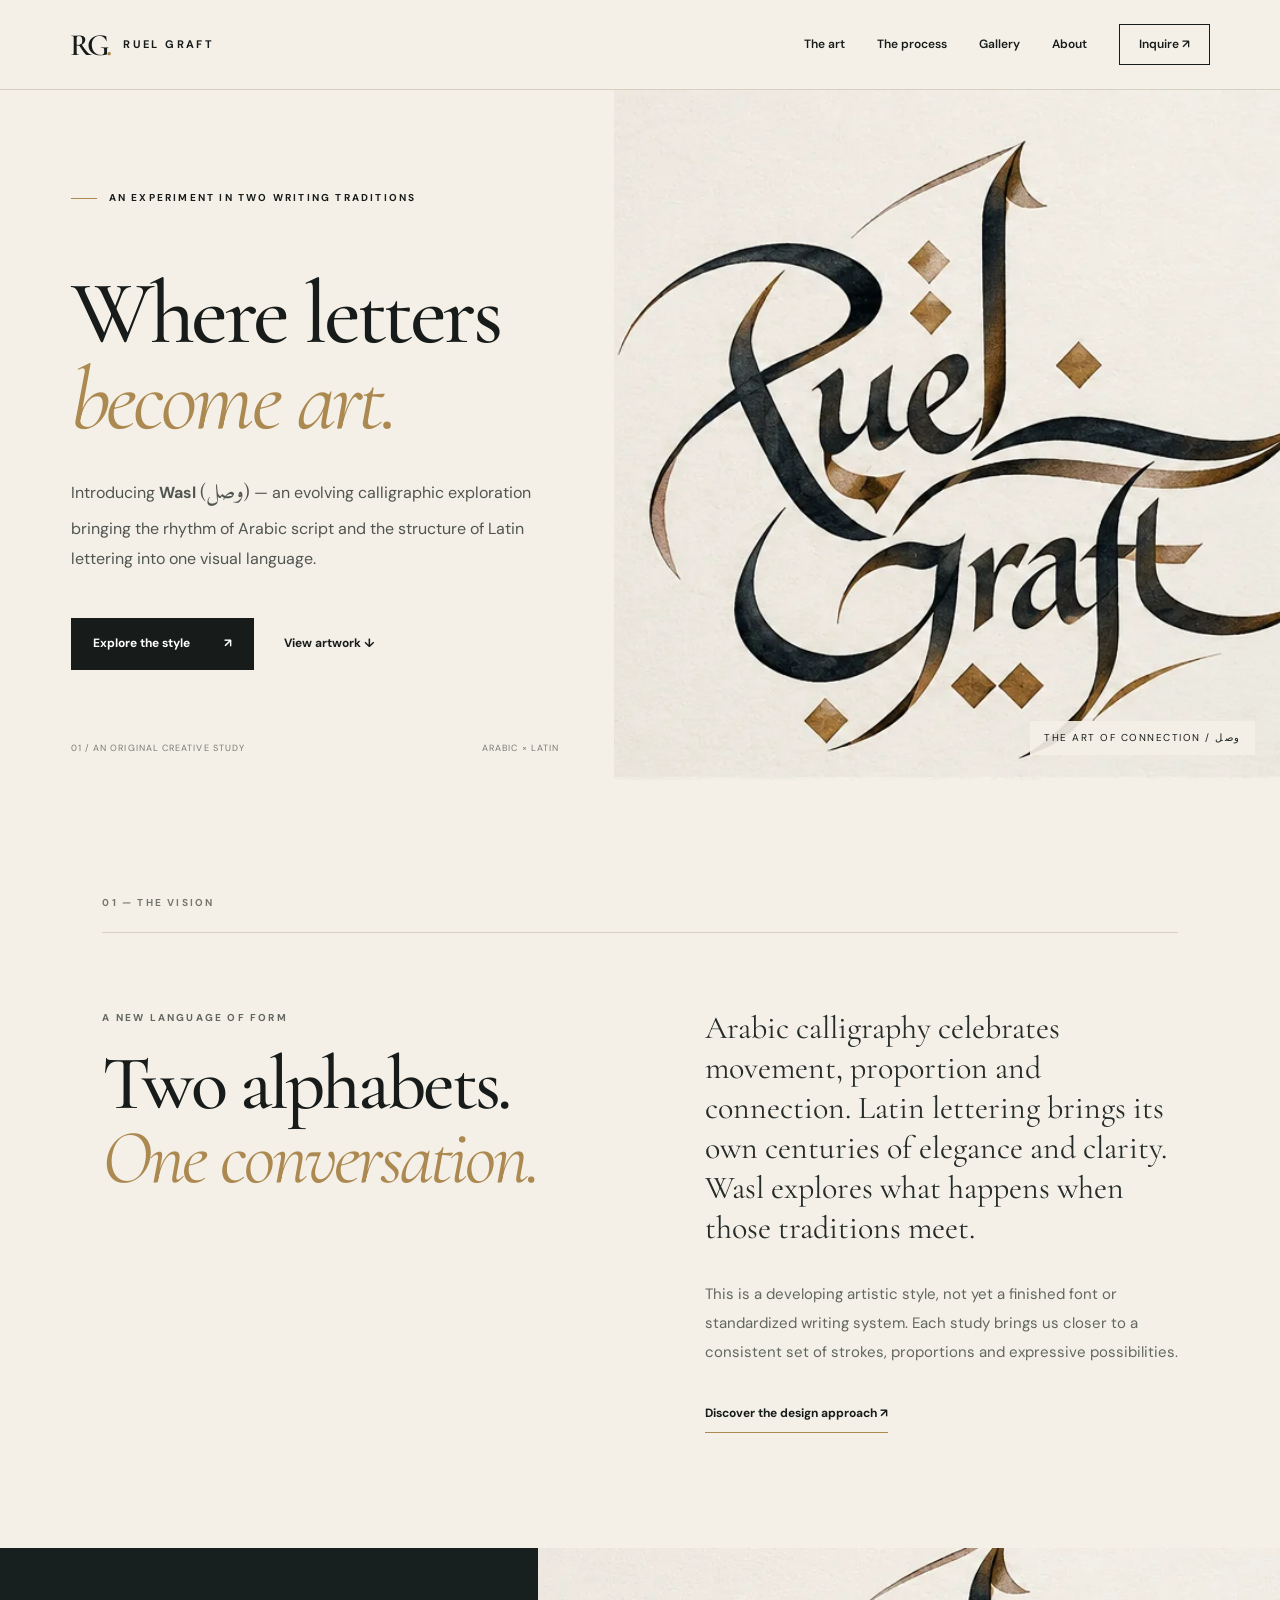
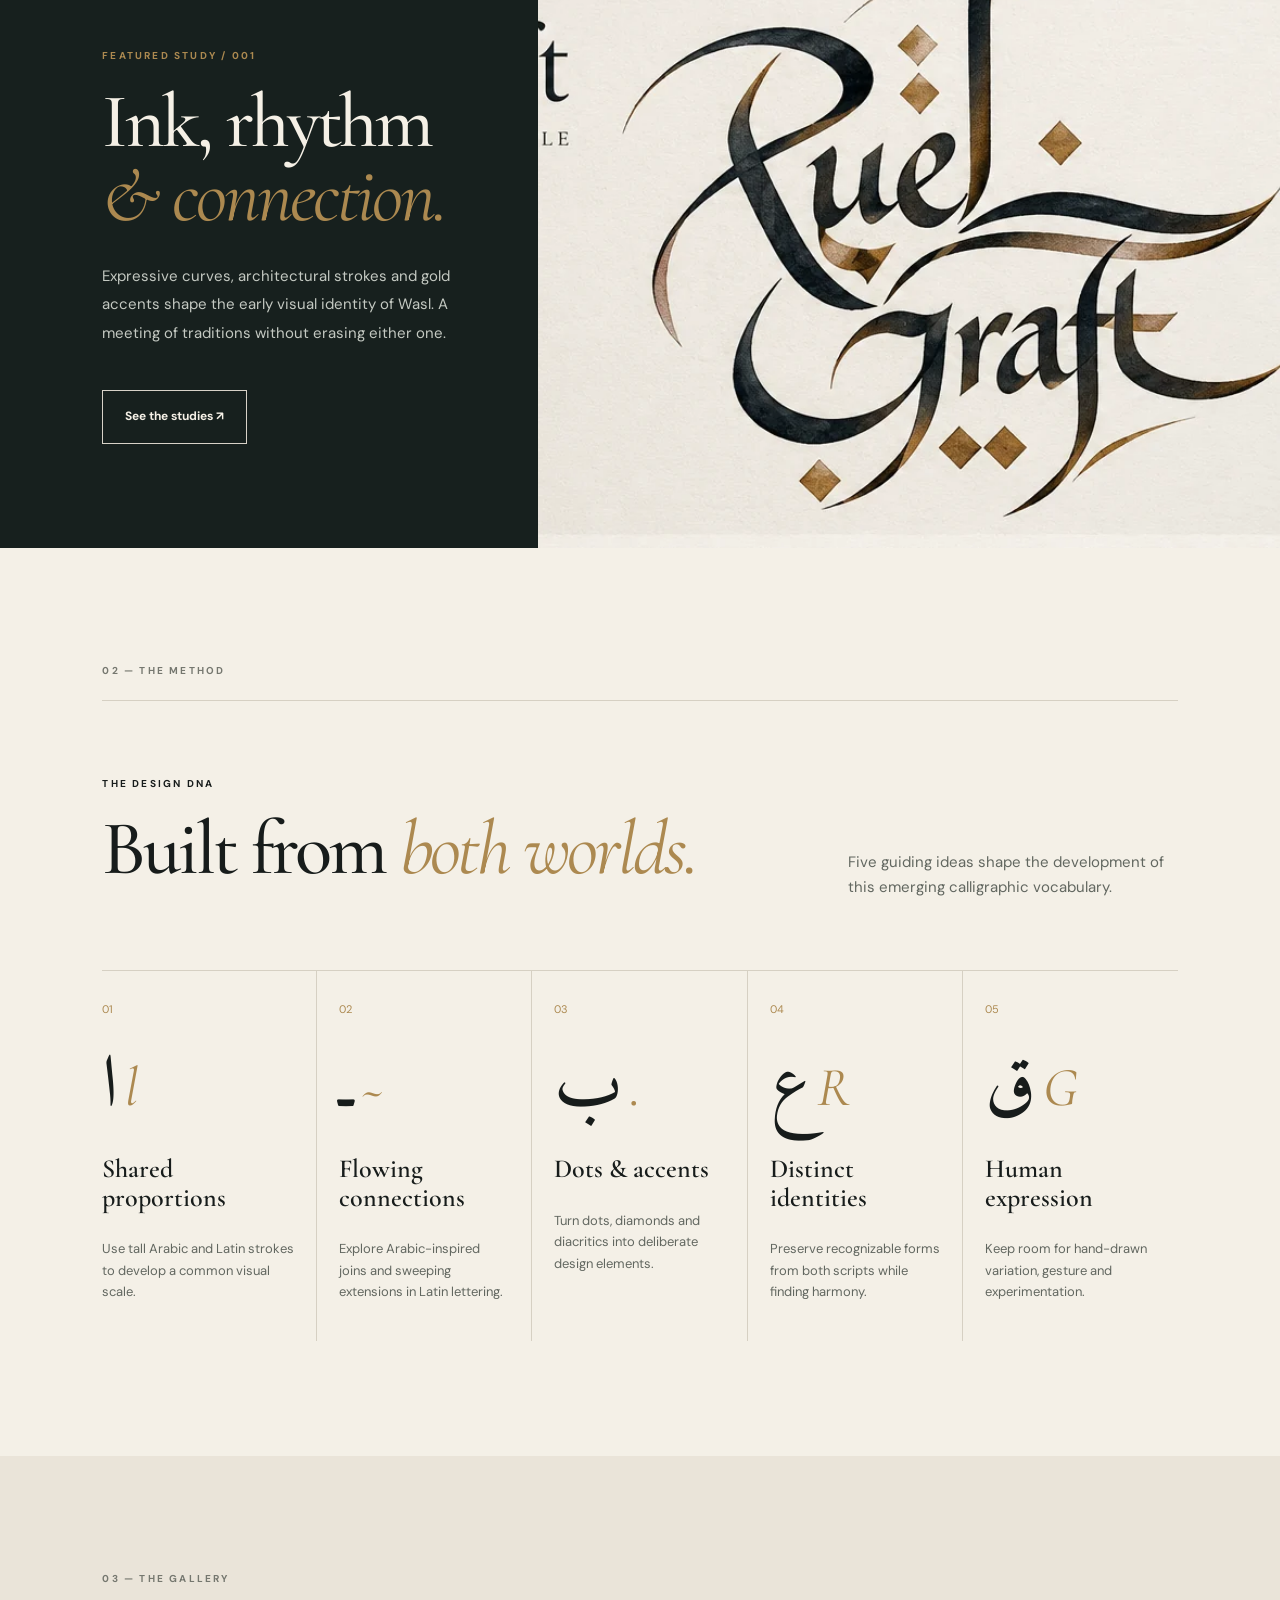
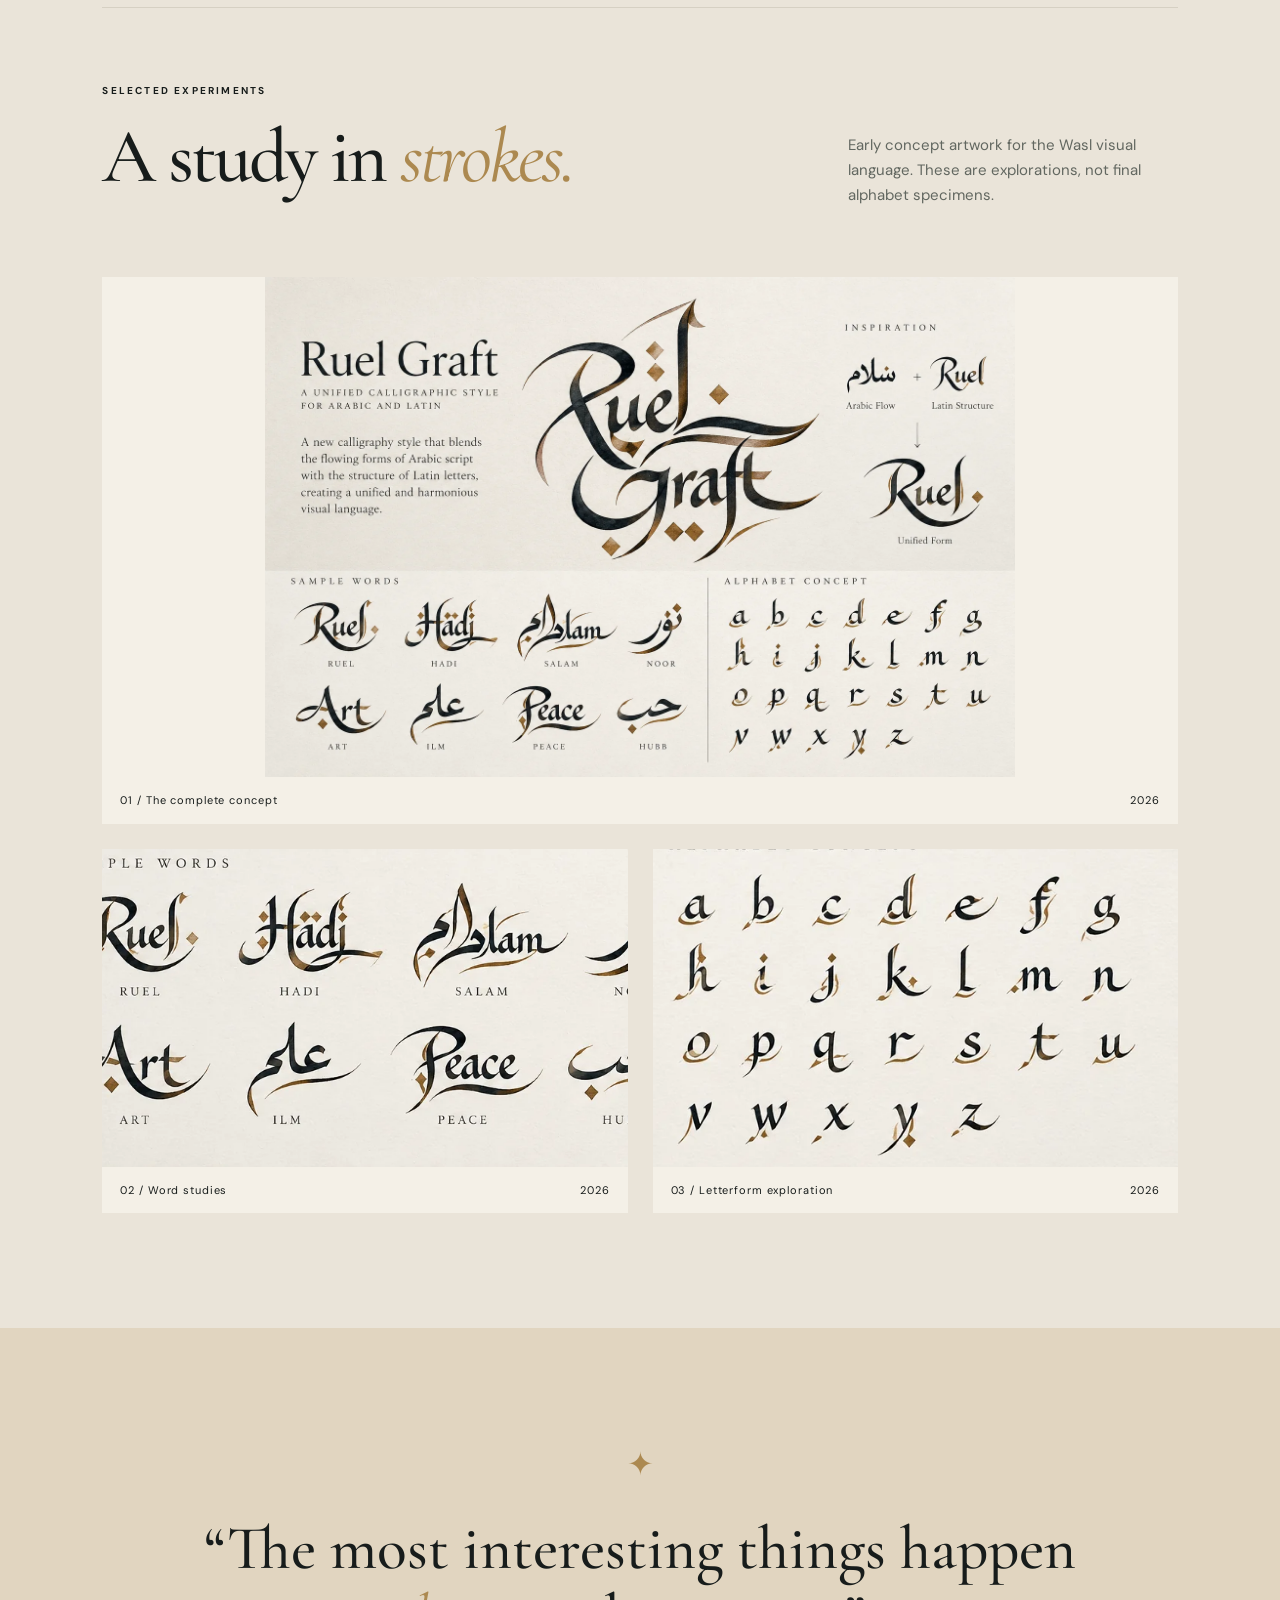
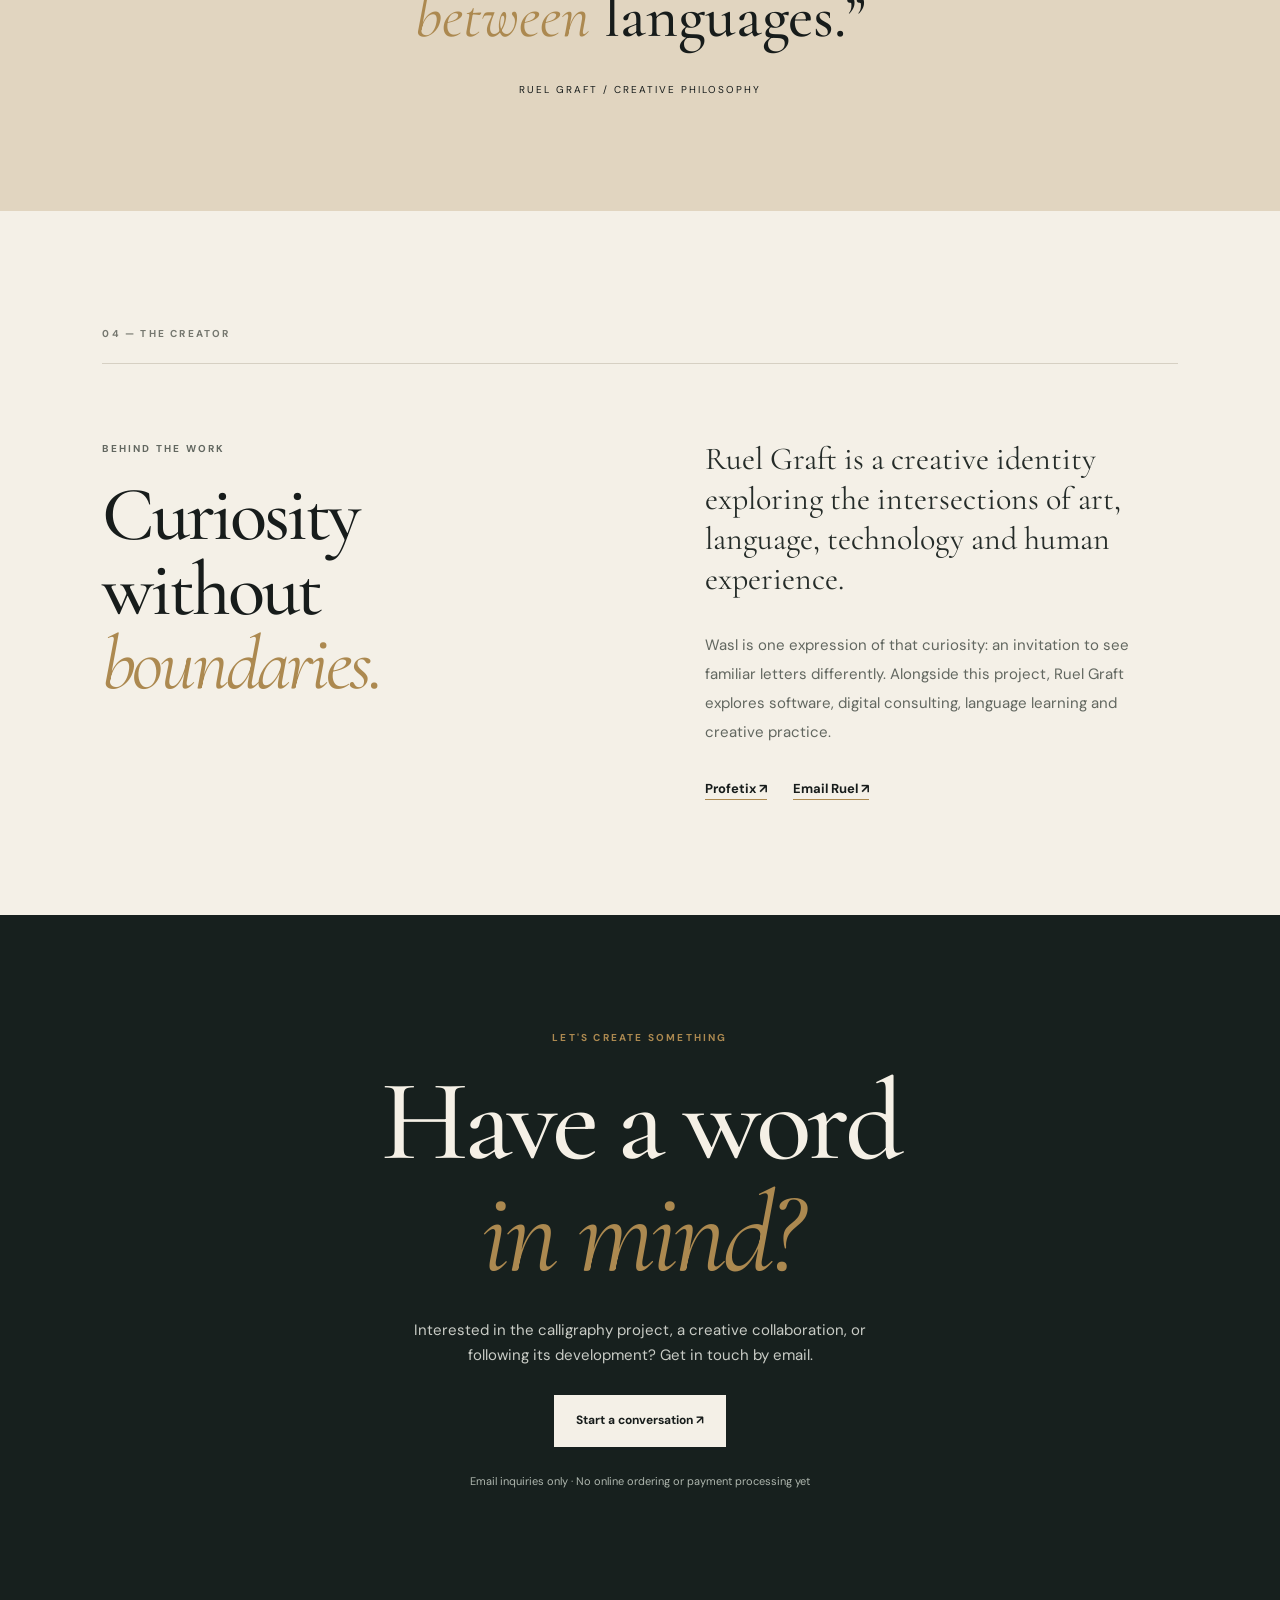
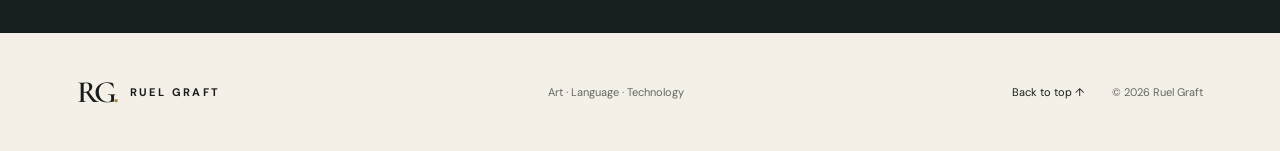
<file: index.html>
<!doctype html>
<html lang="en"><head><meta charset="UTF-8"><meta name="viewport" content="width=device-width, initial-scale=1"><meta name="theme-color" content="#151b1b"><meta name="description" content="Ruel Graft presents Wasl: an evolving exploration of Arabic and Latin calligraphy, art, language and design."><meta property="og:title" content="Ruel Graft — Wasl Calligraphy"><meta property="og:description" content="Two scripts. One visual language. Explore the Arabic–Latin calligraphy project by Ruel Graft."><meta property="og:image" content="https://graftr.me/assets/wasl-concept.png"><meta property="og:url" content="https://graftr.me/"><link rel="icon" href="assets/favicon.svg" type="image/svg+xml"><link rel="preconnect" href="https://fonts.googleapis.com"><link rel="preconnect" href="https://fonts.gstatic.com" crossorigin><link href="https://fonts.googleapis.com/css2?family=Amiri:wght@400;700&family=Cormorant+Garamond:wght@400;500;600;700&family=DM+Sans:wght@400;500;600;700&display=swap" rel="stylesheet"><link rel="stylesheet" href="styles.css"><title>Ruel Graft — Art, Language & Calligraphy</title></head>
<body><a class="skip" href="#main">Skip to content</a><header class="header"><a class="brand" href="#top" aria-label="Ruel Graft home"><span class="brand-mark">RG<span class="gold">.</span></span><span>RUEL GRAFT</span></a><button class="menu-toggle" aria-expanded="false" aria-controls="nav">Menu <span>☰</span></button><nav id="nav" aria-label="Main navigation"><a href="#wasl">The art</a><a href="#principles">The process</a><a href="#gallery">Gallery</a><a href="#about">About</a><a class="nav-contact" href="#contact">Inquire ↗</a></nav></header>
<main id="main"><section class="hero" id="top"><div class="hero-copy"><p class="eyebrow"><span class="line"></span> AN EXPERIMENT IN TWO WRITING TRADITIONS</p><h1>Where letters<br><em>become art.</em></h1><p class="hero-desc">Introducing <strong>Wasl</strong> <span lang="ar" dir="rtl">(وصل)</span> — an evolving calligraphic exploration bringing the rhythm of Arabic script and the structure of Latin lettering into one visual language.</p><div class="hero-actions"><a class="btn btn-dark" href="#wasl">Explore the style <span>↗</span></a><a class="text-link" href="#gallery">View artwork <span>↓</span></a></div><div class="hero-foot"><span>01 / AN ORIGINAL CREATIVE STUDY</span><span>ARABIC × LATIN</span></div></div><div class="hero-art"><img src="assets/wasl-hero.webp" alt="Expressive black and gold calligraphic artwork from the Wasl concept board" fetchpriority="high"><span class="art-tag">THE ART OF CONNECTION / وصل</span></div></section>
<section class="intro section" id="wasl"><div class="section-index">01 — THE VISION</div><div class="intro-grid"><div><p class="kicker">A NEW LANGUAGE OF FORM</p><h2>Two alphabets.<br><em>One conversation.</em></h2></div><div><p class="lead">Arabic calligraphy celebrates movement, proportion and connection. Latin lettering brings its own centuries of elegance and clarity. Wasl explores what happens when those traditions meet.</p><p>This is a developing artistic style, not yet a finished font or standardized writing system. Each study brings us closer to a consistent set of strokes, proportions and expressive possibilities.</p><a class="underlink" href="#principles">Discover the design approach ↗</a></div></div></section>
<section class="feature dark-section"><div class="feature-copy"><p class="kicker gold">FEATURED STUDY / 001</p><h2>Ink, rhythm<br><em>& connection.</em></h2><p>Expressive curves, architectural strokes and gold accents shape the early visual identity of Wasl. A meeting of traditions without erasing either one.</p><a class="btn btn-outline" href="#gallery">See the studies ↗</a></div><div class="feature-image"><img src="assets/wasl-detail.webp" alt="Detail of experimental Ruel Graft black and gold calligraphy" loading="lazy"></div></section>
<section class="section principles" id="principles"><div class="section-index">02 — THE METHOD</div><div class="section-head"><div><p class="kicker">THE DESIGN DNA</p><h2>Built from <em>both worlds.</em></h2></div><p>Five guiding ideas shape the development of this emerging calligraphic vocabulary.</p></div><div class="principle-grid"><article><span>01</span><div class="glyph">ا <i>l</i></div><h3>Shared proportions</h3><p>Use tall Arabic and Latin strokes to develop a common visual scale.</p></article><article><span>02</span><div class="glyph">ـ <i>~</i></div><h3>Flowing connections</h3><p>Explore Arabic-inspired joins and sweeping extensions in Latin lettering.</p></article><article><span>03</span><div class="glyph">ب <i>.</i></div><h3>Dots & accents</h3><p>Turn dots, diamonds and diacritics into deliberate design elements.</p></article><article><span>04</span><div class="glyph">ع <i>R</i></div><h3>Distinct identities</h3><p>Preserve recognizable forms from both scripts while finding harmony.</p></article><article><span>05</span><div class="glyph">ق <i>G</i></div><h3>Human expression</h3><p>Keep room for hand-drawn variation, gesture and experimentation.</p></article></div></section>
<section class="gallery section" id="gallery"><div class="section-index">03 — THE GALLERY</div><div class="section-head"><div><p class="kicker">SELECTED EXPERIMENTS</p><h2>A study in <em>strokes.</em></h2></div><p>Early concept artwork for the Wasl visual language. These are explorations, not final alphabet specimens.</p></div><div class="gallery-grid"><figure class="gallery-large"><img src="assets/wasl-concept.webp" alt="Complete Wasl concept board showing Latin and Arabic-inspired calligraphy" loading="lazy"><figcaption><span>01 / The complete concept</span><span>2026</span></figcaption></figure><figure><img src="assets/wasl-words.webp" alt="Experimental lettering samples for Ruel, Hadi, Salam, Noor, Art and Peace" loading="lazy"><figcaption><span>02 / Word studies</span><span>2026</span></figcaption></figure><figure><img src="assets/wasl-alphabet.webp" alt="Exploratory lowercase Latin letterforms with calligraphic accents" loading="lazy"><figcaption><span>03 / Letterform exploration</span><span>2026</span></figcaption></figure></div></section>
<section class="quote-section"><span class="ornament">✦</span><blockquote>“The most interesting things happen <em>between</em> languages.”</blockquote><span class="quote-attrib">RUEL GRAFT / CREATIVE PHILOSOPHY</span></section>
<section class="about section" id="about"><div class="section-index">04 — THE CREATOR</div><div class="about-grid"><div><p class="kicker">BEHIND THE WORK</p><h2>Curiosity without<br><em>boundaries.</em></h2></div><div><p class="lead">Ruel Graft is a creative identity exploring the intersections of art, language, technology and human experience.</p><p>Wasl is one expression of that curiosity: an invitation to see familiar letters differently. Alongside this project, Ruel Graft explores software, digital consulting, language learning and creative practice.</p><div class="about-links"><a href="https://profetix.com" target="_blank" rel="noopener noreferrer">Profetix ↗</a><a href="mailto:graftruel@gmail.com">Email Ruel ↗</a></div></div></div></section>
<section class="contact dark-section" id="contact"><p class="kicker gold">LET'S CREATE SOMETHING</p><h2>Have a word<br><em>in mind?</em></h2><p>Interested in the calligraphy project, a creative collaboration, or following its development? Get in touch by email.</p><a class="btn btn-light" href="mailto:graftruel@gmail.com?subject=Wasl%20Calligraphy%20Inquiry">Start a conversation ↗</a><p class="contact-note">Email inquiries only · No online ordering or payment processing yet</p></section></main>
<footer><a class="brand" href="#top"><span class="brand-mark">RG<span class="gold">.</span></span><span>RUEL GRAFT</span></a><p>Art · Language · Technology</p><div><a href="#top">Back to top ↑</a><span>© <span id="year">2026</span> Ruel Graft</span></div></footer><script src="script.js" defer></script></body></html>
</file>
<file: styles.css>
:root{--paper:#f4f0e7;--ink:#171c1b;--muted:#626760;--gold:#ac8950;--line:#d6d0c3;--serif:'Cormorant Garamond',Georgia,serif;--sans:'DM Sans',Arial,sans-serif}*{box-sizing:border-box}html{scroll-behavior:smooth}body{margin:0;background:var(--paper);color:var(--ink);font-family:var(--sans);font-size:15px;line-height:1.65}a{color:inherit;text-decoration:none}img{display:block;width:100%}button{font:inherit}::selection{background:#c6a56e;color:#151b1b}.skip{position:absolute;top:-100px;left:12px;background:white;padding:12px;z-index:100}.skip:focus{top:12px}.header{height:90px;padding:0 5.5%;display:flex;justify-content:space-between;align-items:center;border-bottom:1px solid var(--line);position:relative;z-index:20;background:var(--paper)}.brand{display:flex;align-items:center;gap:14px;font-size:11px;letter-spacing:.22em;font-weight:700}.brand-mark{font:600 31px var(--serif);letter-spacing:-.1em}.gold{color:var(--gold)!important}nav{display:flex;gap:32px;align-items:center}nav a{font-size:12px;font-weight:600}nav a:hover,.underlink:hover,.text-link:hover{color:var(--gold)}.nav-contact{border:1px solid var(--ink);padding:10px 19px}.menu-toggle{display:none}.hero{display:grid;grid-template-columns:48% 52%;min-height:690px}.hero-copy{padding:100px 9% 24px 11.5%;display:flex;flex-direction:column}.eyebrow,.kicker,.section-index{font-size:10px;font-weight:700;letter-spacing:.22em}.eyebrow{display:flex;align-items:center;gap:12px}.line{width:26px;height:1px;background:var(--gold)}h1,h2,h3,p{margin-top:0}h1,h2{font-family:var(--serif);font-weight:500;line-height:.97;letter-spacing:-.04em}h1{font-size:clamp(72px,7vw,125px);margin:54px 0 28px}h1 em,h2 em,blockquote em{font-weight:400;color:var(--gold)}.hero-desc{max-width:460px;color:#505550;font-size:16px;line-height:1.9}.hero-desc span[lang=ar]{font-family:Amiri,serif;font-size:22px}.hero-actions{display:flex;align-items:center;gap:30px;margin:27px 0 auto}.btn{display:inline-flex;justify-content:space-between;align-items:center;gap:34px;padding:16px 22px;font-size:12px;font-weight:700;transition:transform .2s,background .2s}.btn:hover{transform:translateY(-3px)}.btn-dark{background:var(--ink);color:white}.text-link{font-size:12px;font-weight:700}.hero-foot{display:flex;justify-content:space-between;gap:10px;font-size:9px;letter-spacing:.12em;color:#777c74;padding-top:70px}.hero-art{position:relative;background:#e9e1d3;overflow:hidden}.hero-art img{height:100%;object-fit:cover;object-position:51% center}.art-tag{position:absolute;bottom:25px;right:25px;background:#f4f0e7e8;padding:9px 14px;font-size:10px;letter-spacing:.15em}.section{padding:115px 8%}.section-index{border-bottom:1px solid var(--line);padding-bottom:20px;margin-bottom:75px;color:#75776f}.intro-grid,.about-grid{display:grid;grid-template-columns:1fr 1fr;gap:12%}h2{font-size:clamp(52px,6vw,94px);margin:20px 0 28px}.lead{font-family:var(--serif);font-size:clamp(25px,2.5vw,36px);line-height:1.25;color:#252c29}.intro-grid p:not(.lead),.about-grid p:not(.lead){color:var(--muted);line-height:1.95}.underlink{display:inline-block;margin-top:22px;border-bottom:1px solid var(--gold);padding-bottom:8px;font-size:12px;font-weight:700}.dark-section{background:#17201e;color:#f5f0e6}.feature{display:grid;grid-template-columns:42% 58%;min-height:600px}.feature-copy{padding:100px 14% 90px 19%}.feature-copy p:not(.kicker){max-width:380px;color:#c4c9c2;line-height:1.9}.feature-image{overflow:hidden}.feature-image img{height:100%;object-fit:cover}.btn-outline{border:1px solid #d8d2c8;margin-top:28px}.section-head{display:flex;justify-content:space-between;align-items:end;gap:30px;margin-bottom:55px}.section-head>p{max-width:330px;color:var(--muted)}.principle-grid{display:grid;grid-template-columns:repeat(5,1fr);border-top:1px solid var(--line)}.principle-grid article{padding:25px 22px;border-right:1px solid var(--line)}.principle-grid article:first-child{padding-left:0}.principle-grid article:last-child{border-right:0}.principle-grid article>span{font-size:11px;color:var(--gold)}.glyph{font-family:Amiri,serif;font-size:74px;height:135px;display:flex;align-items:center;gap:7px}.glyph i{font:italic 55px var(--serif);color:var(--gold)}h3{font:600 26px var(--serif);line-height:1.1}.principle-grid p{font-size:13px;color:var(--muted)}.gallery{background:#eae4d9}.gallery-grid{display:grid;grid-template-columns:1fr 1fr;gap:25px}.gallery-grid figure{margin:0;background:#f4f0e7}.gallery-grid .gallery-large{grid-column:span 2}.gallery-grid img{aspect-ratio:1.65;object-fit:cover}.gallery-grid .gallery-large img{aspect-ratio:2.15;object-fit:contain}.gallery-grid figcaption{display:flex;justify-content:space-between;padding:14px 18px;font-size:11px;letter-spacing:.08em}.quote-section{text-align:center;padding:110px 15%;background:#e1d5c0}.ornament{font-size:32px;color:var(--gold)}blockquote{font:500 clamp(36px,4.8vw,70px)/1.12 var(--serif);margin:24px auto;max-width:950px}.quote-attrib{font-size:10px;letter-spacing:.2em}.about-links{display:flex;gap:26px;margin-top:30px;font-size:13px;font-weight:700}.about-links a{border-bottom:1px solid var(--gold)}.contact{text-align:center;padding:115px 20%}.contact h2{font-size:clamp(65px,9vw,135px)}.contact>p:not(.kicker){max-width:490px;margin:0 auto 28px;color:#c9ccc6}.btn-light{background:var(--paper);color:var(--ink)}.contact .contact-note{font-size:11px;margin-top:25px!important;color:#aeb6ae!important}footer{display:flex;justify-content:space-between;align-items:center;gap:25px;padding:40px 6%;font-size:11px}footer p{margin:0;color:var(--muted)}footer>div{display:flex;gap:28px}footer>div span{color:var(--muted)}@media(max-width:900px){.hero{grid-template-columns:1fr}.hero-copy{padding:70px 7% 30px}.hero-art{height:490px}.hero-foot{padding-top:65px}.feature{grid-template-columns:1fr}.feature-copy{padding:70px 8%}.feature-image{height:450px}.principle-grid{grid-template-columns:repeat(2,1fr)}.principle-grid article{border-bottom:1px solid var(--line)}.section{padding:80px 6%}.intro-grid,.about-grid{gap:5%}}@media(max-width:640px){.header{height:70px;padding:0 6%}.menu-toggle{display:block;background:none;border:0;font-size:12px;font-weight:700;cursor:pointer}nav{display:none;position:absolute;top:70px;left:0;right:0;background:var(--paper);padding:24px 6%;border-bottom:1px solid var(--line);flex-direction:column;align-items:stretch;gap:17px}nav.open{display:flex}.hero-copy{padding:45px 7% 20px}h1{font-size:clamp(66px,15vw,100px);margin:35px 0 22px}.hero-actions{flex-wrap:wrap;gap:20px}.hero-art{height:350px}.hero-foot{padding-top:50px}.intro-grid,.about-grid{grid-template-columns:1fr;gap:15px}.section-index{margin-bottom:45px}.section-head{display:block}.principle-grid{grid-template-columns:1fr 1fr}.principle-grid article{padding:20px 12px}.glyph{font-size:55px;height:100px}.glyph i{font-size:40px}.gallery-grid{gap:14px}.gallery-grid figcaption{font-size:9px;padding:10px}.quote-section{padding:80px 8%}.contact{padding:85px 7%}footer{flex-direction:column;text-align:center}footer>div{flex-wrap:wrap;justify-content:center}}@media(prefers-reduced-motion:reduce){html{scroll-behavior:auto}.btn{transition:none}}
</file>
